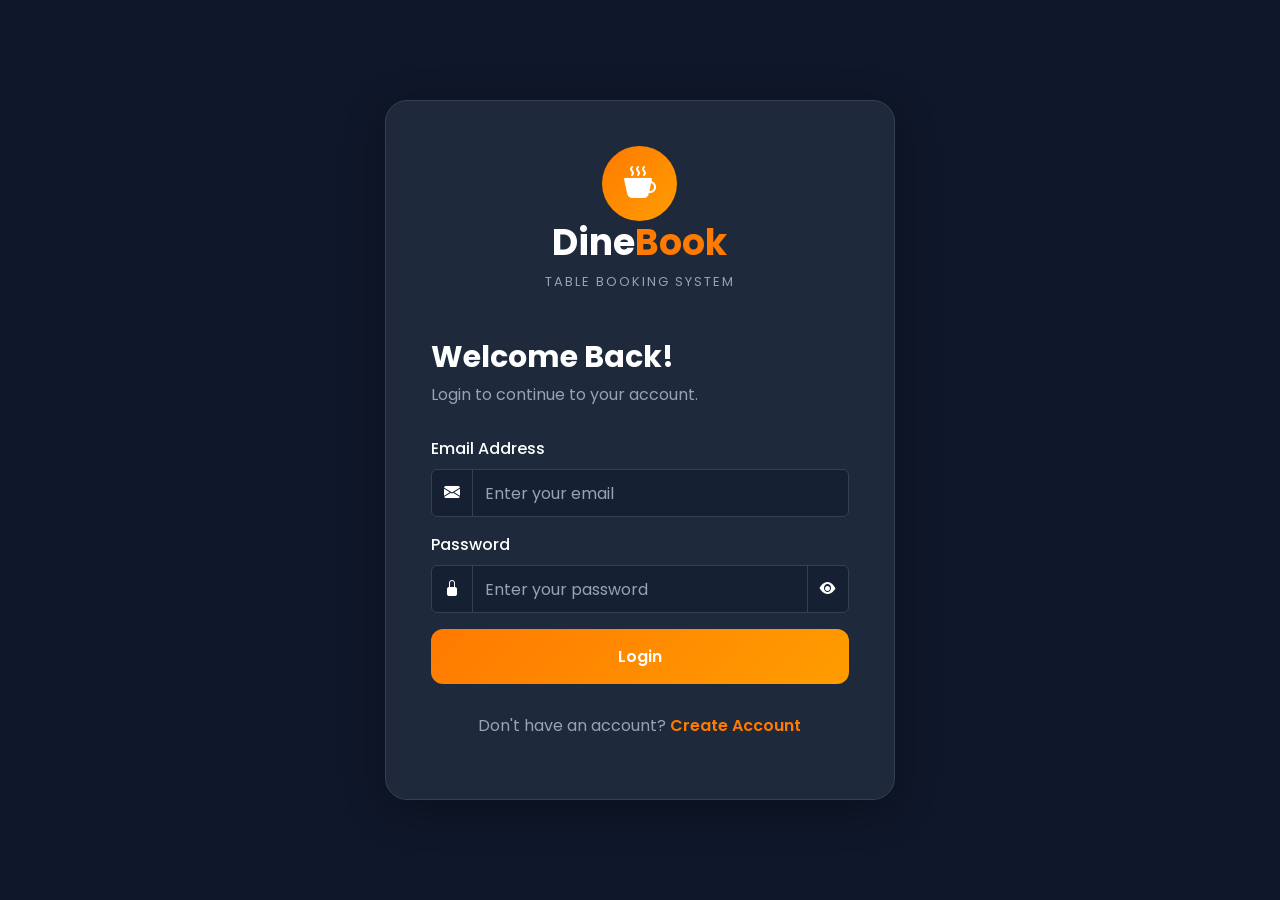
<file: index.html>
<!DOCTYPE html>
<html lang="en">

<head>

    <meta charset="UTF-8">

    <meta name="viewport" content="width=device-width, initial-scale=1.0">

    <title>DineBook | Login</title>

    <link href="https://cdn.jsdelivr.net/npm/bootstrap@5.3.7/dist/css/bootstrap.min.css" rel="stylesheet">

    <link rel="stylesheet"
        href="https://cdn.jsdelivr.net/npm/bootstrap-icons@1.13.1/font/bootstrap-icons.min.css">

    <link rel="stylesheet" href="style.css">

</head>

<body>

    <section class="auth-section">

        <div class="container">

            <div class="row justify-content-center align-items-center min-vh-100">

                <div class="col-lg-5 col-md-7 col-sm-10">

                    <div class="auth-card">


                        <div class="text-center mb-5">

                            <div class="logo-icon">

                                <i class="bi bi-cup-hot-fill"></i>

                            </div>

                            <h1 class="logo">

                                Dine<span>Book</span>

                            </h1>

                            <p class="logo-text">

                                TABLE BOOKING SYSTEM

                            </p>

                        </div>

                        <h2 class="title">

                            Welcome Back!

                        </h2>

                        <p class="subtitle">

                            Login to continue to your account.

                        </p>

                        <form id="loginForm" novalidate>

                            <div class="mb-3">

                                <label class="form-label">

                                    Email Address

                                </label>

                                <div class="input-group">

                                    <span class="input-group-text">

                                        <i class="bi bi-envelope-fill"></i>

                                    </span>

                                    <input
                                        type="email"
                                        id="loginEmail"
                                        class="form-control"
                                        placeholder="Enter your email">

                                </div>

                                <small class="text-danger" id="loginEmailError"></small>

                            </div>

                            <div class="mb-3">

                                <label class="form-label">

                                    Password

                                </label>

                                <div class="input-group">

                                    <span class="input-group-text">

                                        <i class="bi bi-lock-fill"></i>

                                    </span>

                                    <input
                                        type="password"
                                        id="loginPassword"
                                        class="form-control"
                                        placeholder="Enter your password">

                                    <span class="input-group-text password-toggle">

                                        <i class="bi bi-eye-fill"></i>

                                    </span>

                                </div>

                                <small class="text-danger" id="loginPasswordError"></small>

                            </div>

                            <button
                                type="submit"
                                class="btn auth-btn w-100">

                                Login

                            </button>

                        </form>
                        
                        <div class="text-center mt-4">

                            <p class="bottom-text">

                                Don't have an account?

                                <a href="register.html">

                                    Create Account

                                </a>

                            </p>

                        </div>

                    </div>

                </div>

            </div>

        </div>

    </section>

    <script src="https://cdn.jsdelivr.net/npm/bootstrap@5.3.7/dist/js/bootstrap.bundle.min.js"></script>

    <script src="script.js"></script>

</body>

</html>
</file>
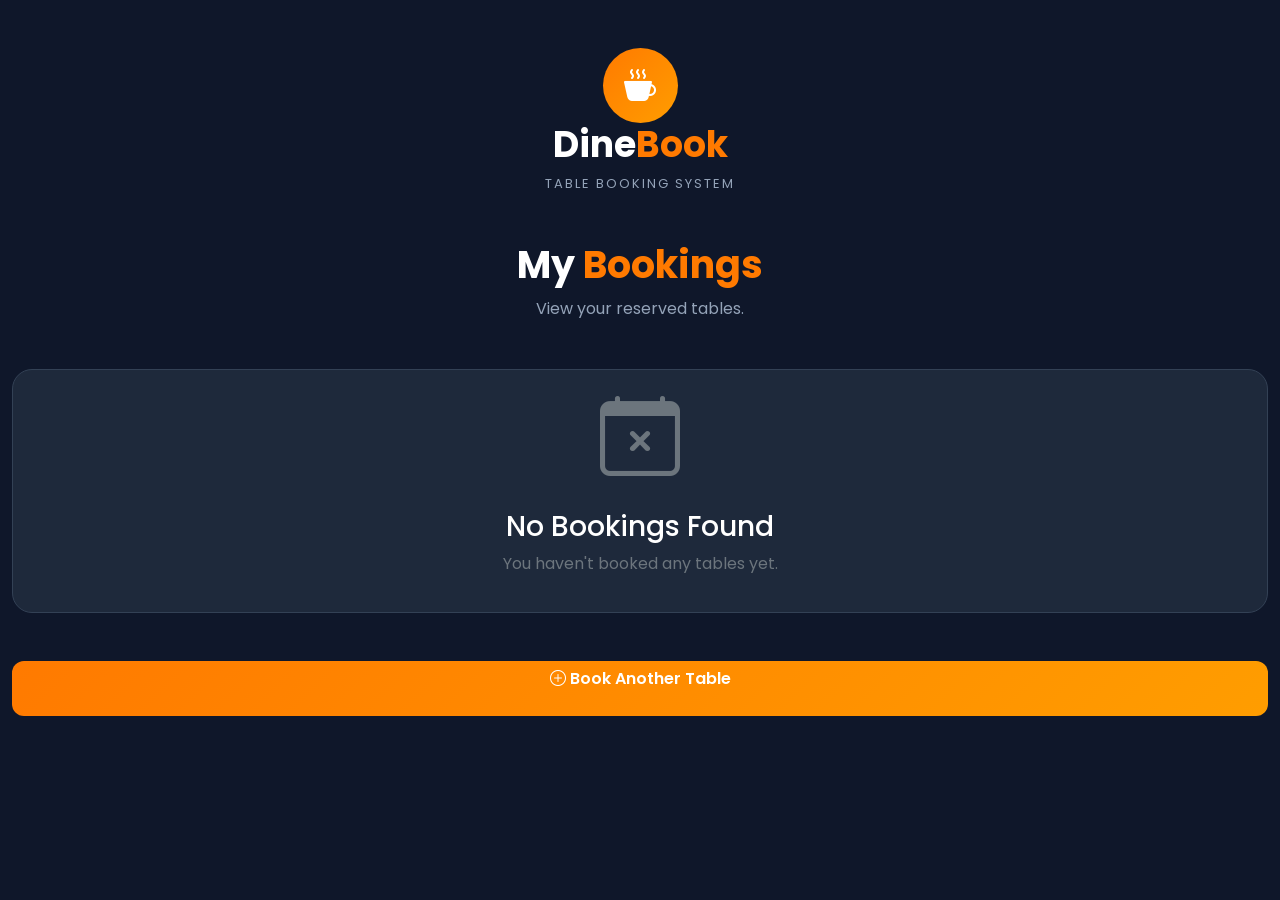
<file: booking.html>
<!doctype html>
<html lang="en">
  <head>
    <meta charset="UTF-8" />

    <meta name="viewport" content="width=device-width, initial-scale=1.0" />

    <title>DineBook | My Bookings</title>

    <link
      href="https://cdn.jsdelivr.net/npm/bootstrap@5.3.7/dist/css/bootstrap.min.css"
      rel="stylesheet"
    />

    <link
      rel="stylesheet"
      href="https://cdn.jsdelivr.net/npm/bootstrap-icons@1.13.1/font/bootstrap-icons.min.css"
    />

    <link rel="stylesheet" href="style.css" />
  </head>

  <body>
    <section class="booking-page py-5">
      <div class="container">
        <!-- Logo -->

        <div class="text-center mb-5">
          <div class="logo-icon">
            <i class="bi bi-cup-hot-fill"></i>
          </div>

          <h1 class="logo">Dine<span>Book</span></h1>

          <p class="logo-text">TABLE BOOKING SYSTEM</p>
        </div>

        <div class="text-center mb-5">
          <h2 class="dashboard-title">My <span>Bookings</span></h2>

          <p class="dashboard-subtitle">View your reserved tables.</p>
        </div>

        <div class="row g-4" id="bookingContainer"></div>

        <div class="text-center mt-5">
          <a href="dashboard.html" class="btn auth-btn px-5">
            <i class="bi bi-plus-circle"></i>

            Book Another Table
          </a>
        </div>
      </div>
    </section>

    <script src="booking.js"></script>
  </body>
</html>
</file>
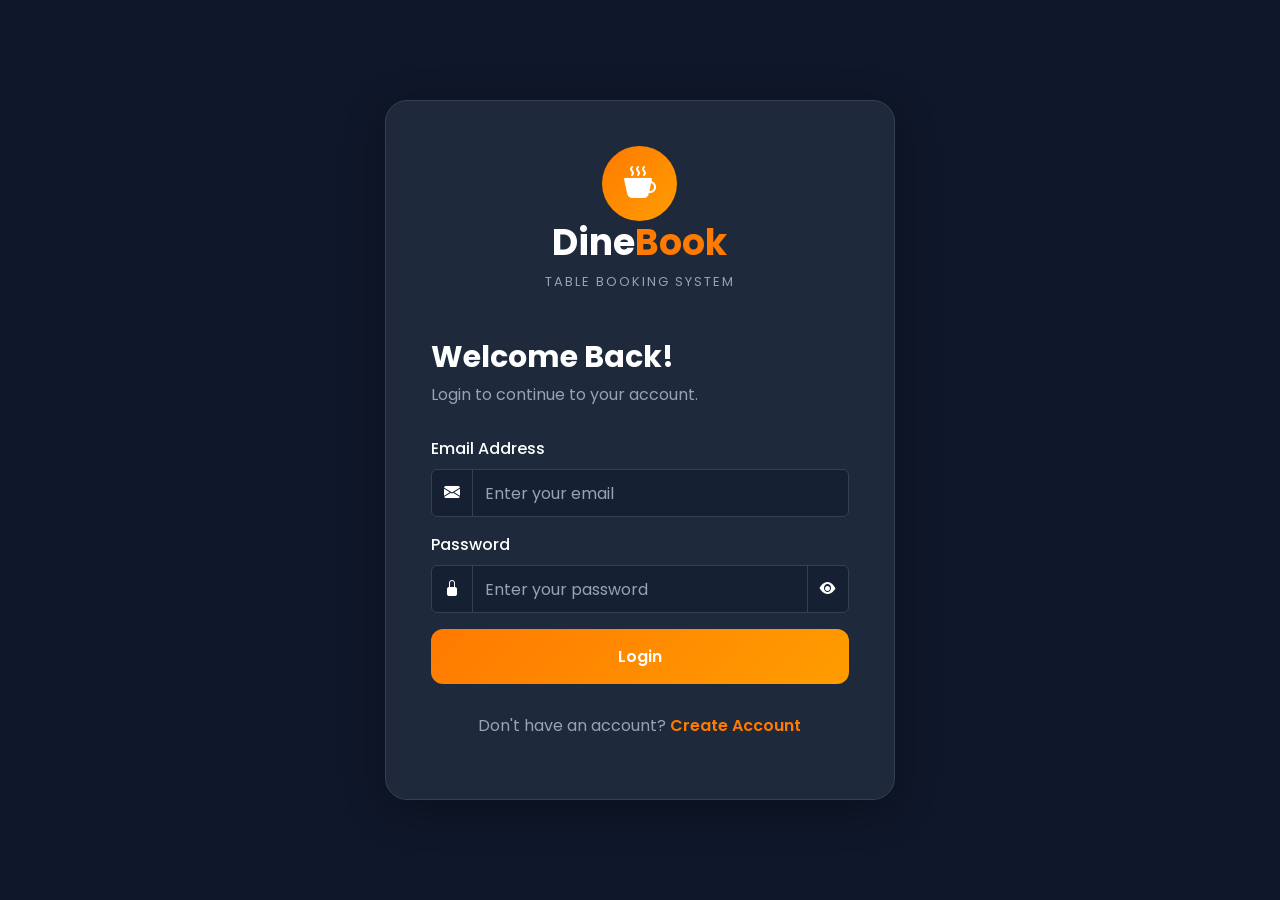
<file: dashboard.html>
<!doctype html>
<html lang="en">
  <head>
    <meta charset="UTF-8" />

    <meta name="viewport" content="width=device-width, initial-scale=1.0" />

    <title>DineBook | Dashboard</title>

    <link
      href="https://cdn.jsdelivr.net/npm/bootstrap@5.3.7/dist/css/bootstrap.min.css"
      rel="stylesheet"
    />

    <link
      rel="stylesheet"
      href="https://cdn.jsdelivr.net/npm/bootstrap-icons@1.13.1/font/bootstrap-icons.min.css"
    />

    <link rel="stylesheet" href="style.css" />
  </head>

  <body>
    <section class="dashboard-section py-5">
      <div class="container">
        <div class="d-flex justify-content-end mb-4">
          <button class="btn btn-danger" id="logoutBtn">
            <i class="bi bi-box-arrow-right"></i>

            Logout
          </button>
        </div>

        <div class="text-center mb-3">
          <div class="logo-icon">
            <i class="bi bi-cup-hot-fill"></i>
          </div>

          <h1 class="logo">Dine<span>Book</span></h1>

          <p class="logo-text">TABLE BOOKING SYSTEM</p>
        </div>

        <!-- Heading -->

        <div class="text-center mb-5">
          <h2 class="dashboard-title">Restaurant <span>Dashboard</span></h2>

          <p class="dashboard-subtitle">
            Choose an available table and complete your booking.
          </p>
        </div>
        <div class="row g-4">
          <div class="col-lg-4">
            <div class="dashboard-card">
              <h3 class="card-title">
                <i class="bi bi-calendar2-check-fill"></i>

                Booking Details
              </h3>

              <form id="bookingForm">
                <div class="mb-3">
                  <label class="form-label"> Customer Name </label>

                  <input
                    type="text"
                    class="form-control"
                    id="customerName"
                    placeholder="Enter customer name"
                  />

                  <small id="nameError"></small>
                </div>

                <div class="mb-3">
                  <label class="form-label"> Phone Number </label>

                  <input
                    type="tel"
                    class="form-control"
                    id="customerPhone"
                    placeholder="Enter phone number"
                  />

                  <small id="phoneError"></small>
                </div>

                <div class="mb-3">
                  <label class="form-label"> Booking Date </label>

                  <input type="date" class="form-control" id="bookingDate" />
                </div>

                <div class="mb-3">
                  <label class="form-label"> Booking Time </label>

                  <input type="time" class="form-control" id="bookingTime" />
                </div>

                <div class="mb-4">
                  <label class="form-label"> Guests </label>

                  <select class="form-select" id="guests">
                    <option value="">Select Guests</option>

                    <option value="1">1 Guest</option>

                    <option value="2">2 Guests</option>

                    <option value="3">3 Guests</option>

                    <option value="4">4 Guests</option>

                    <option value="5">5 Guests</option>

                    <option value="6">6 Guests</option>
                  </select>
                </div>
              </form>
            </div>
          </div>

          <div class="col-lg-8">
            <div class="dashboard-card">
              <div
                class="d-flex justify-content-between align-items-center mb-4"
              >
                <h3 class="card-title m-0">
                  <i class="bi bi-grid-fill"></i>

                  Restaurant Tables
                </h3>

                <div>
                  <span class="badge bg-success"> Available </span>

                  <span class="badge bg-warning text-dark ms-2">
                    Selected
                  </span>

                  <span class="badge bg-danger ms-2"> Booked </span>
                </div>
              </div>

              <!-- JavaScript creates tables here -->

              <div class="row g-3" id="tableContainer"></div>

              <hr class="my-4" />

              <div class="summary-box">
                <div class="row text-center">
                  <div class="col-md-3">
                    <h6>Table</h6>

                    <p id="selectedTable">-</p>
                  </div>

                  <div class="col-md-3">
                    <h6>Date</h6>

                    <p id="summaryDate">-</p>
                  </div>

                  <div class="col-md-3">
                    <h6>Time</h6>

                    <p id="summaryTime">-</p>
                  </div>

                  <div class="col-md-3">
                    <h6>Guests</h6>

                    <p id="summaryGuests">-</p>
                  </div>
                </div>
              </div>

              <div class="d-flex justify-content-end gap-3 mt-4">
                <button type="button" class="auth-btn" id="actionBtn">
                  <i class="bi bi-check-circle-fill"></i>

                  Confirm Booking
                </button>
              </div>
            </div>
          </div>
        </div>
      </div>
    </section>

    <script src="dashboard.js"></script>
  </body>
</html>
</file>
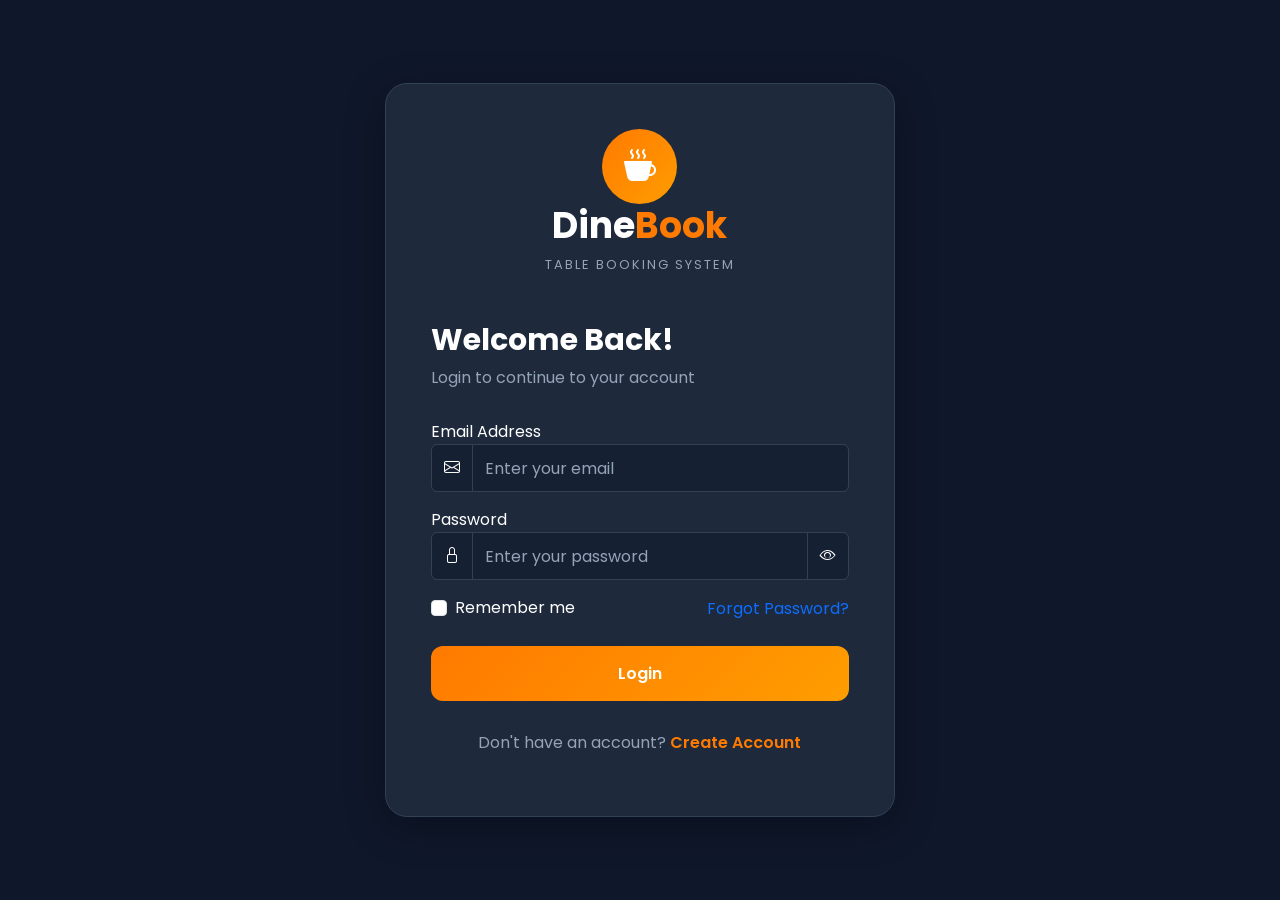
<file: login.html>
<!DOCTYPE html>
<html lang="en">

<head>
    <meta charset="UTF-8">
    <meta name="viewport" content="width=device-width, initial-scale=1.0">
    <title>DineBook | Login</title>

    <link href="https://cdn.jsdelivr.net/npm/bootstrap@5.3.7/dist/css/bootstrap.min.css" rel="stylesheet">

    <link rel="stylesheet"
        href="https://cdn.jsdelivr.net/npm/bootstrap-icons@1.13.1/font/bootstrap-icons.min.css">

    <link rel="stylesheet" href="style.css">
</head>

<body>

    <section class="auth-section">

        <div class="container">

            <div class="row justify-content-center align-items-center min-vh-100">

                <div class="col-lg-5 col-md-7 col-sm-10">

                    <div class="auth-card">

                        <div class="text-center mb-5">

                            <div class="logo-icon">
                                <i class="bi bi-cup-hot-fill"></i>
                            </div>

                            <h1 class="logo">
                                Dine<span>Book</span>
                            </h1>

                            <p class="logo-text">
                                TABLE BOOKING SYSTEM
                            </p>

                        </div>

                        <h2 class="title">
                            Welcome Back!
                        </h2>

                        <p class="subtitle">
                            Login to continue to your account
                        </p>

                        <form id="loginForm">

                            <div class="mb-3">

                                <label>Email Address</label>

                                <div class="input-group">

                                    <span class="input-group-text">
                                        <i class="bi bi-envelope"></i>
                                    </span>

                                    <input type="email"
                                        class="form-control"
                                        id="loginEmail"
                                        placeholder="Enter your email">

                                </div>

                                <small class="text-danger" id="loginEmailError"></small>

                            </div>

                            <div class="mb-3">

                                <label>Password</label>

                                <div class="input-group">

                                    <span class="input-group-text">
                                        <i class="bi bi-lock"></i>
                                    </span>

                                    <input type="password"
                                        class="form-control"
                                        id="loginPassword"
                                        placeholder="Enter your password">

                                    <span class="input-group-text password-toggle">
                                        <i class="bi bi-eye"></i>
                                    </span>

                                </div>

                                <small class="text-danger" id="loginPasswordError"></small>

                            </div>

                            <div class="d-flex justify-content-between align-items-center mb-4">

                                <div class="form-check">

                                    <input class="form-check-input"
                                        type="checkbox"
                                        id="remember">

                                    <label class="form-check-label">
                                        Remember me
                                    </label>

                                </div>

                                <a href="#" class="forgot-link">
                                    Forgot Password?
                                </a>

                            </div>

                            <button type="submit" class="auth-btn">

                                Login

                            </button>

                        </form>

                        <p class="bottom-text">

                            Don't have an account?

                            <a href="register.html">

                                Create Account

                            </a>

                        </p>

                    </div>

                </div>

            </div>

        </div>

    </section>

</body>

</html>
</file>
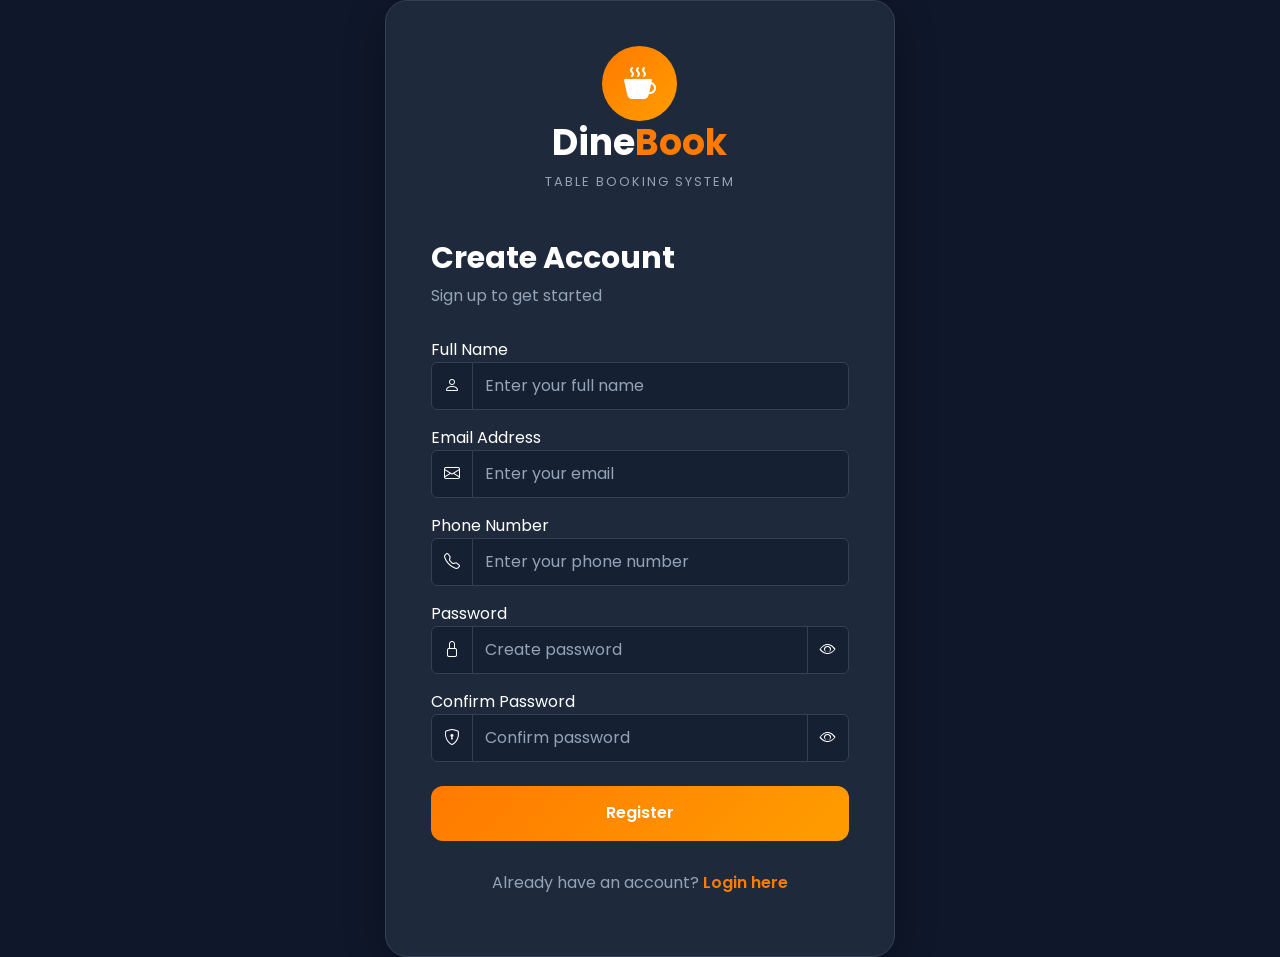
<file: register.html>
<!DOCTYPE html>
<html lang="en">

<head>

    <meta charset="UTF-8">

    <meta name="viewport" content="width=device-width, initial-scale=1.0">

    <title>DineBook | Register</title>

    <link href="https://cdn.jsdelivr.net/npm/bootstrap@5.3.7/dist/css/bootstrap.min.css" rel="stylesheet">

    <link rel="stylesheet"
        href="https://cdn.jsdelivr.net/npm/bootstrap-icons@1.13.1/font/bootstrap-icons.min.css">

    <link rel="stylesheet" href="style.css">

</head>

<body>

<section class="auth-section">

<div class="container">

<div class="row justify-content-center align-items-center min-vh-100">

<div class="col-lg-5 col-md-7 col-sm-10">

<div class="auth-card">

<div class="text-center mb-5">

<div class="logo-icon">

<i class="bi bi-cup-hot-fill"></i>

</div>

<h1 class="logo">

Dine<span>Book</span>

</h1>

<p class="logo-text">

TABLE BOOKING SYSTEM

</p>

</div>

<h2 class="title">

Create Account

</h2>

<p class="subtitle">

Sign up to get started

</p>

<form id="registerForm">

<div class="mb-3">

<label>Full Name</label>

<div class="input-group">

<span class="input-group-text">

<i class="bi bi-person"></i>

</span>

<input
type="text"
id="name"
class="form-control"
placeholder="Enter your full name">

</div>

<small class="text-danger" id="nameError"></small>

</div>

<div class="mb-3">

<label>Email Address</label>

<div class="input-group">

<span class="input-group-text">

<i class="bi bi-envelope"></i>

</span>

<input
type="email"
id="email"
class="form-control"
placeholder="Enter your email">

</div>

<small class="text-danger" id="emailError"></small>

</div>

<div class="mb-3">

<label>Phone Number</label>

<div class="input-group">

<span class="input-group-text">

<i class="bi bi-telephone"></i>

</span>

<input
type="tel"
id="phone"
class="form-control"
placeholder="Enter your phone number">

</div>

<small class="text-danger" id="phoneError"></small>

</div>

<div class="mb-3">

<label>Password</label>

<div class="input-group">

<span class="input-group-text">

<i class="bi bi-lock"></i>

</span>

<input
type="password"
id="password"
class="form-control"
placeholder="Create password">

<span class="input-group-text password-toggle">

<i class="bi bi-eye"></i>

</span>

</div>

<small class="text-danger" id="passwordError"></small>

</div>

<div class="mb-4">

<label>Confirm Password</label>

<div class="input-group">

<span class="input-group-text">

<i class="bi bi-shield-lock"></i>

</span>

<input
type="password"
id="confirmPassword"
class="form-control"
placeholder="Confirm password">

<span class="input-group-text password-toggle">

<i class="bi bi-eye"></i>

</span>

</div>

<small class="text-danger" id="confirmError"></small>

</div>

<button type="submit" class="auth-btn">

Register

</button>

</form>

<p class="bottom-text">

Already have an account?

<a href="index.html">

Login here

</a>

</p>

</div>

</div>

</div>

</div>

</section>

<script src="https://cdn.jsdelivr.net/npm/bootstrap@5.3.7/dist/js/bootstrap.bundle.min.js"></script>

<script src="script.js"></script>

</body>

</html>
</file>
<file: style.css>
@import url('https://fonts.googleapis.com/css2?family=Poppins:wght@300;400;500;600;700;800&display=swap');



*{
    margin:0;
    padding:0;
    box-sizing:border-box;
    font-family:'Poppins',sans-serif;
}

html{
    scroll-behavior:smooth;
}

body{
    background:#0F172A;
    color:#fff;
    min-height:100vh;
}


:root{

    --primary:#FF7A00;
    --primaryHover:#ff922b;

    --bg:#0F172A;

    --card:#1E293B;

    --input:#162033;

    --border:#334155;

    --text:#ffffff;

    --textLight:#CBD5E1;

    --green:#22C55E;

    --red:#EF4444;

    --yellow:#F59E0B;

}


.container{

    max-width:1300px;

}

a{

    text-decoration:none;

}

button{

    cursor:pointer;

}

.auth-btn{

    width:100%;

    height:55px;

    border:none;

    border-radius:12px;

    background:linear-gradient(135deg,#ff7a00,#ff9d00);

    color:white;

    font-weight:600;

    transition:.3s;

}

.auth-btn:hover{

    transform:translateY(-2px);

    box-shadow:0 12px 25px rgba(255,122,0,.35);

}

.form-control,
.form-select{

    height:48px;

    background:var(--input);

    color:white;

    border:1px solid var(--border);

}

.form-control::placeholder{

    color:#94A3B8;

}

.form-control:focus,
.form-select:focus{

    background:var(--input);

    color:white;

    border-color:var(--primary);

    box-shadow:none;

}

small{

    color:#ef4444;

}

.logo-icon{

    width:75px;

    height:75px;

    border-radius:50%;

    background:linear-gradient(135deg,#ff7a00,#ff9d00);

    display:flex;

    justify-content:center;

    align-items:center;

    margin:auto;

}

.logo-icon i{

    color:white;

    font-size:32px;

}

.logo{

    font-size:36px;

    font-weight:700;

}

.logo span{

    color:var(--primary);

}

.logo-text{

    color:#94A3B8;

    letter-spacing:2px;

    font-size:13px;

}

.auth-section{

    min-height:100vh;

    display:flex;

    align-items:center;

}

.auth-card{

    background:var(--card);

    padding:45px;

    border-radius:22px;

    border:1px solid var(--border);

    box-shadow:0 10px 40px rgba(0,0,0,.30);

}

.title{

    font-size:30px;

    font-weight:700;

    margin-bottom:8px;

}

.subtitle{

    color:#94A3B8;

    margin-bottom:30px;

}

.form-label{

    margin-bottom:8px;

    font-weight:500;

}

.input-group-text{

    background:var(--input);

    color:white;

    border:1px solid var(--border);

}

.password-toggle{

    cursor:pointer;

}

.bottom-text{

    text-align:center;

    margin-top:30px;

    color:#94A3B8;

}

.bottom-text a{

    color:var(--primary);

    font-weight:600;

}

.bottom-text a:hover{

    color:var(--primaryHover);

}

.forgot-password{

    color:var(--primary);

    font-size:14px;

}

.forgot-password:hover{

    color:var(--primaryHover);

}


.dashboard-section{

    min-height:100vh;

    padding:20px 0;

}

.dashboard-title{

    font-size:34px;

    font-weight:700;

}

.dashboard-title span{

    color:var(--primary);

}

.dashboard-subtitle{

    color:#94A3B8;

    margin-top:10px;

}


.dashboard-card{

    background:var(--card);

    border:1px solid var(--border);

    border-radius:20px;

    padding:20px;

    height:auto;

}

.card-title{

    font-size:28px;

    font-weight:600;

    margin-bottom:30px;

}

.card-title i{

    color:var(--primary);

    margin-right:8px;

}


.dashboard-card .form-control,
.dashboard-card .form-select{

    margin-bottom:5px;

}

.dashboard-card small{

    display:block;

    margin-bottom:10px;

}


.table-card{

    background:#182234;

    border:2px solid var(--border);

    border-radius:18px;

    padding:25px;

    text-align:center;

    transition:.3s;

    cursor:pointer;

}

.table-card:hover{

    transform:translateY(-6px);

    box-shadow:0 15px 30px rgba(0,0,0,.25);

}

.table-card i{

    font-size:45px;

    margin-bottom:15px;

}

.table-card h4{

    font-size:22px;

    margin-bottom:10px;

    font-weight:600;

}

.table-card p{

    margin-bottom:8px;

}

.status{

    font-weight:600;

    font-size:16px;

}


.available{

    border-color:var(--green);

}

.available i{

    color:var(--green);

}

.available .status{

    color:var(--green);

}


.selected{

    border-color:var(--yellow);

    background:#3D2C13;

}

.selected i{

    color:var(--yellow);

}

.selected .status{

    color:var(--yellow);

}


.booked{

    border-color:var(--red);

    background:#3B1D22;

    cursor:not-allowed;

}

.booked i{

    color:var(--red);

}

.booked .status{

    color:var(--red);

}

.summary-box{

    margin-top:18px;

    border-top:1px solid var(--border);

    padding-top:18px;

}

.summary-box h6{

    color:#94A3B8;

    font-weight:500;

}

.summary-box p{

    margin-top:10px;

    font-size:18px;

    font-weight:600;

    color:var(--primary);

}


.badge{

    padding:8px 15px;

    font-size:14px;

}

.btn-outline-light{

    height:55px;

    min-width:170px;

    border-radius:12px;

}

.btn-outline-light:hover{

    color:black;

}

.auth-btn{

    min-width:220px;

}

/* ===================================================
                RESPONSIVE DESIGN
=================================================== */

/* ==========================================
   Large Desktop (1400px and above)
========================================== */

@media (min-width:1400px){

    .container{
        max-width:1320px;
    }

}

/* ==========================================
   Desktop (1200px - 1399px)
========================================== */

@media (max-width:1399px){

    .dashboard-title{
        font-size:38px;
    }

}

/* ==========================================
   Laptop (992px - 1199px)
========================================== */

@media (max-width:1199px){

    .dashboard-title{
        font-size:34px;
    }

    .card-title{
        font-size:24px;
    }

    .table-card{
        padding:20px;
    }

    .table-card h4{
        font-size:20px;
    }

}

/* ==========================================
   Tablet (768px - 991px)
========================================== */

@media (max-width:991px){

    .dashboard-card{
        margin-bottom:25px;
    }

    .dashboard-title{
        font-size:32px;
    }

    .logo{
        font-size:32px;
    }

    .card-title{
        font-size:22px;
    }

    .summary-box .col-md-3{

        margin-bottom:20px;

    }

}

/* ==========================================
   Large Mobile (576px - 767px)
========================================== */

@media (max-width:767px){

    .dashboard-section{

        padding:20px 0;

    }

    .auth-card{

        padding:30px;

    }

    .dashboard-card{

        padding:20px;

    }

    .dashboard-title{

        font-size:28px;

    }

    .logo{

        font-size:28px;

    }

    .logo-icon{

        width:65px;
        height:65px;

    }

    .logo-icon i{

        font-size:28px;

    }

    .card-title{

        font-size:20px;

    }

    .table-card{

        padding:18px;

    }

    .table-card i{

        font-size:36px;

    }

    .table-card h4{

        font-size:18px;

    }

    .summary-box{

        text-align:center;

    }

    .auth-btn{

        width:100%;

        min-width:100%;

    }

    #logoutBtn{

        width:100%;

        margin-bottom:20px;

    }

}

/* ==========================================
   Mobile (Below 576px)
========================================== */

@media (max-width:575px){

    .dashboard-title{

        font-size:24px;

    }

    .logo{

        font-size:24px;

    }

    .dashboard-subtitle{

        font-size:14px;

    }

    .card-title{

        font-size:18px;

    }

    .table-card{

        padding:15px;

    }

    .table-card h4{

        font-size:16px;

    }

    .table-card i{

        font-size:32px;

    }

    .badge{

        font-size:12px;

        padding:6px 10px;

    }

    .summary-box h6{

        font-size:14px;

    }

    .summary-box p{

        font-size:16px;

    }

    .form-control,
    .form-select{

        height:48px;

    }

    .auth-btn{

        height:50px;

        font-size:15px;

    }

}
</file>
